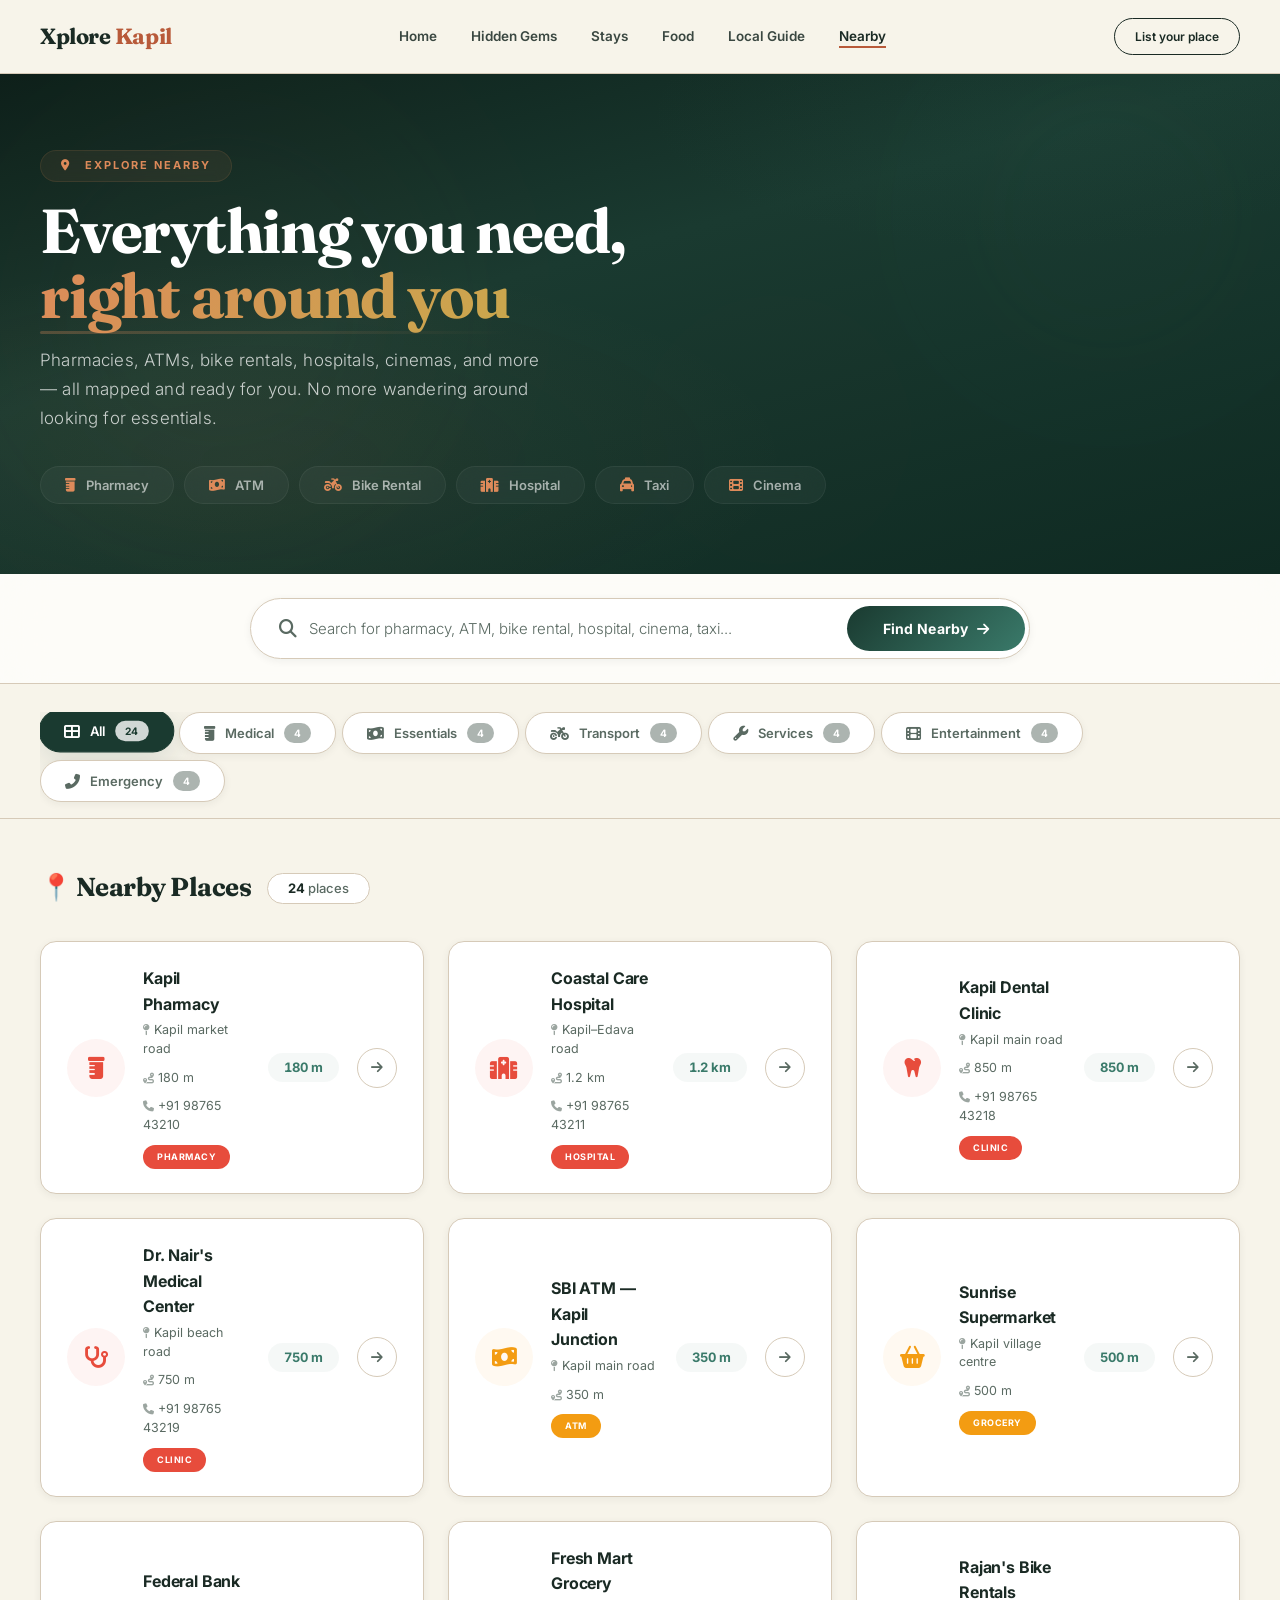
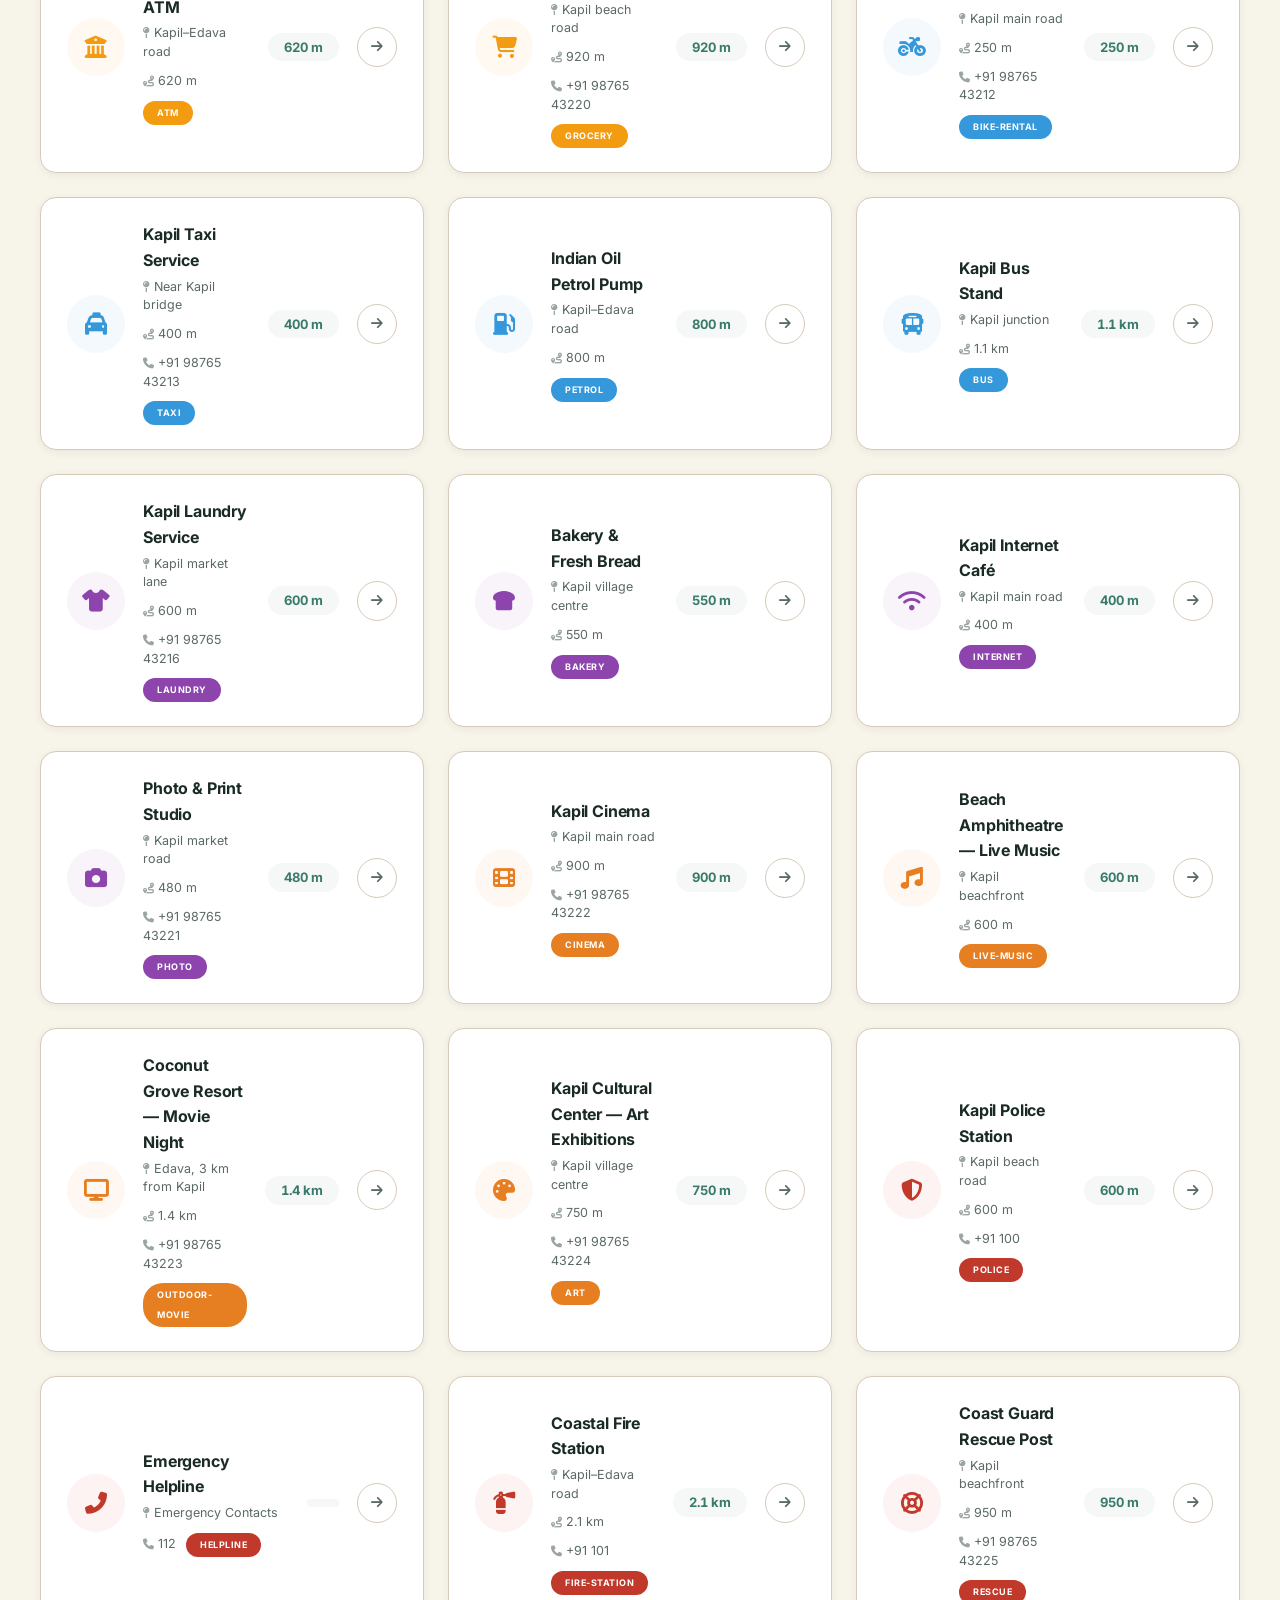
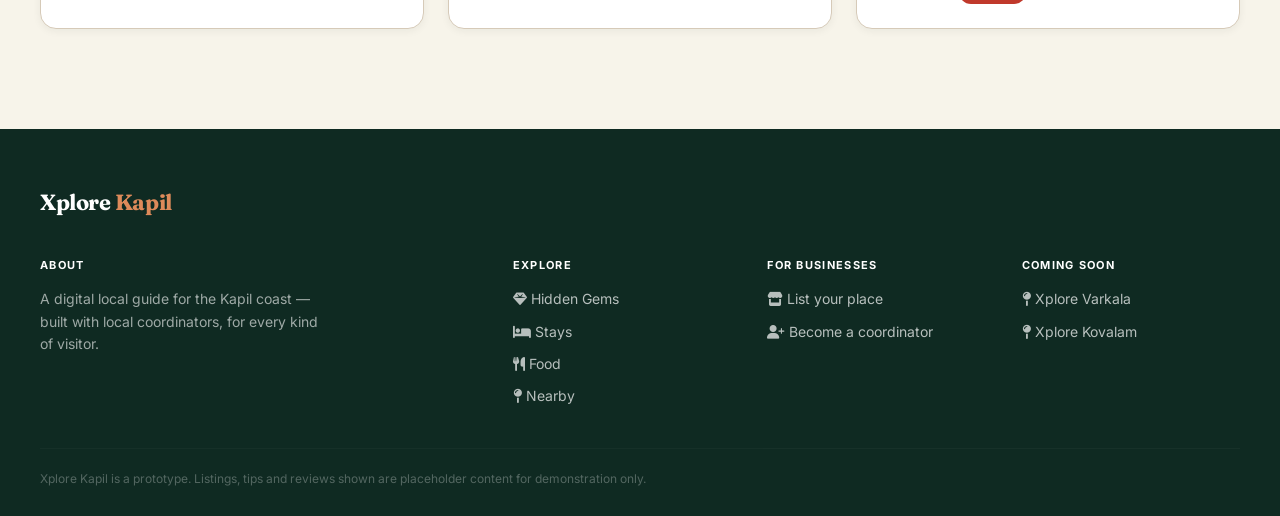
<file: nearby.html>
<!DOCTYPE html>
<html lang="en">
<head>
    <meta charset="UTF-8" />
    <meta name="viewport" content="width=device-width, initial-scale=1.0" />
    <title>Nearby — Xplore Kapil</title>
    <link rel="preconnect" href="https://fonts.googleapis.com" />
    <link rel="preconnect" href="https://fonts.gstatic.com" crossorigin />
    <link href="https://fonts.googleapis.com/css2?family=Fraunces:opsz,wght@9..144,400;9..144,500;9..144,600;9..144,700;9..144,800&family=Inter:opsz,wght@14..32,300;14..32,400;14..32,500;14..32,600;14..32,700;14..32,800&display=swap" rel="stylesheet" />
    <link rel="stylesheet" href="https://cdnjs.cloudflare.com/ajax/libs/font-awesome/6.5.0/css/all.min.css" />
    <style>
        /* ============================================================
           XPLORE — NEARBY PAGE (PROFESSIONAL EDITION)
           ============================================================ */

        :root {
            --ink: #1a2a24;
            --deep: #1a3a30;
            --deep-2: #0f2a22;
            --ivory: #f7f4ea;
            --sand: #e8ddc8;
            --line: #d6cab8;
            --terracotta: #b85a3a;
            --sunset: #dd8a5a;
            --sea: #3a7a6a;
            --white: #ffffff;
            --muted: #5a6a62;
            --gold: #c9a84c;
            --shadow-sm: 0 2px 8px rgba(18, 38, 30, 0.06);
            --shadow: 0 8px 40px rgba(18, 38, 30, 0.10);
            --shadow-lg: 0 24px 64px rgba(18, 38, 30, 0.14);
            --shadow-xl: 0 40px 80px rgba(18, 38, 30, 0.18);
            --radius: 8px;
            --radius-lg: 16px;
            --radius-xl: 24px;
            --container: 1280px;
            --font-serif: 'Fraunces', serif;
            --font-sans: 'Inter', sans-serif;
            --ease: cubic-bezier(0.22, 0.61, 0.36, 1);
            --ease-bounce: cubic-bezier(0.34, 1.56, 0.64, 1);
            --ease-smooth: cubic-bezier(0.4, 0, 0.2, 1);
        }

        * {
            box-sizing: border-box;
            margin: 0;
            padding: 0;
        }
        html {
            scroll-behavior: smooth;
        }
        body {
            font-family: var(--font-sans);
            color: var(--ink);
            background: var(--ivory);
            -webkit-font-smoothing: antialiased;
            -moz-osx-font-smoothing: grayscale;
            line-height: 1.6;
            overflow-x: hidden;
        }
        img {
            max-width: 100%;
            display: block;
        }
        a {
            color: inherit;
            text-decoration: none;
        }
        ul {
            list-style: none;
            padding: 0;
            margin: 0;
        }
        button {
            font-family: inherit;
            cursor: pointer;
            border: none;
            background: none;
        }
        :focus-visible {
            outline: 2.5px solid var(--terracotta);
            outline-offset: 3px;
        }

        .container {
            max-width: var(--container);
            margin: 0 auto;
            padding: 0 40px;
        }
        @media (max-width: 768px) {
            .container {
                padding: 0 20px;
            }
        }

        /* ===== SCROLL ANIMATIONS ===== */
        .reveal {
            opacity: 0;
            transform: translateY(50px);
            transition: all 0.8s var(--ease-smooth);
        }
        .reveal.is-visible {
            opacity: 1;
            transform: translateY(0);
        }
        .reveal-scale {
            opacity: 0;
            transform: scale(0.92) translateY(20px);
            transition: all 0.9s var(--ease-bounce);
        }
        .reveal-scale.is-visible {
            opacity: 1;
            transform: scale(1) translateY(0);
        }

        /* ===== UTILITIES ===== */
        .eyebrow {
            font-size: 11px;
            font-weight: 700;
            letter-spacing: 0.18em;
            text-transform: uppercase;
            color: var(--terracotta);
        }
        .eyebrow.on-dark {
            color: var(--sunset);
        }

        /* ===== BUTTONS ===== */
        .btn {
            display: inline-flex;
            align-items: center;
            justify-content: center;
            gap: 10px;
            padding: 14px 32px;
            border-radius: 40px;
            font-family: var(--font-sans);
            font-weight: 700;
            font-size: 14px;
            border: 2px solid transparent;
            transition: all 0.3s var(--ease);
            position: relative;
            overflow: hidden;
        }
        .btn::after {
            content: '';
            position: absolute;
            inset: 0;
            background: rgba(255, 255, 255, 0.15);
            transform: translateX(-100%);
            transition: transform 0.5s var(--ease);
        }
        .btn:hover::after {
            transform: translateX(0);
        }

        .btn-primary {
            background: var(--deep);
            color: var(--white);
        }
        .btn-primary:hover {
            background: var(--deep-2);
            transform: translateY(-2px) scale(1.02);
            box-shadow: 0 12px 32px rgba(26, 58, 48, 0.35);
        }
        .btn-outline {
            background: transparent;
            color: var(--deep);
            border-color: var(--line);
        }
        .btn-outline:hover {
            border-color: var(--deep);
            background: var(--deep);
            color: var(--white);
            transform: translateY(-2px);
        }
        .btn-sm {
            padding: 10px 22px;
            font-size: 12px;
        }

        /* ===== NAVIGATION ===== */
        .nav {
            position: fixed;
            top: 0;
            left: 0;
            right: 0;
            z-index: 1000;
            padding: 18px 0;
            transition: all 0.5s var(--ease-smooth);
            background: var(--ivory);
            border-bottom: 1px solid var(--line);
            color: var(--ink);
        }
        .nav.scrolled {
            background: rgba(247, 244, 234, 0.92);
            backdrop-filter: blur(24px) saturate(1.2);
            -webkit-backdrop-filter: blur(24px) saturate(1.2);
            box-shadow: 0 4px 30px rgba(0, 0, 0, 0.04);
        }
        .nav-inner {
            max-width: var(--container);
            margin: 0 auto;
            padding: 0 40px;
            display: flex;
            align-items: center;
            justify-content: space-between;
        }
        @media (max-width: 768px) {
            .nav-inner {
                padding: 0 20px;
            }
        }

        .logo {
            font-family: var(--font-serif);
            font-size: 22px;
            font-weight: 700;
            letter-spacing: -0.02em;
            transition: transform 0.3s var(--ease);
        }
        .logo:hover {
            transform: scale(1.03);
        }
        .logo em {
            font-style: normal;
            color: var(--terracotta);
        }

        .nav-links {
            display: flex;
            gap: 34px;
            font-size: 13.5px;
            font-weight: 600;
        }
        .nav-links a {
            opacity: 0.85;
            transition: all 0.3s var(--ease);
            position: relative;
        }
        .nav-links a::after {
            content: '';
            position: absolute;
            left: 0;
            right: 100%;
            bottom: -4px;
            height: 2px;
            background: var(--terracotta);
            transition: right 0.3s var(--ease);
        }
        .nav-links a:hover {
            opacity: 1;
        }
        .nav-links a:hover::after {
            right: 0;
        }
        .nav-links a.active {
            opacity: 1;
        }
        .nav-links a.active::after {
            right: 0;
        }

        .nav-actions {
            display: flex;
            align-items: center;
            gap: 16px;
        }
        .nav-menu-btn {
            display: none;
            width: 40px;
            height: 40px;
            border-radius: 50%;
            border: 1.5px solid currentColor;
            align-items: center;
            justify-content: center;
            color: inherit;
            background: transparent;
            font-size: 18px;
            transition: transform 0.3s var(--ease);
        }
        .nav-menu-btn:hover {
            transform: rotate(90deg);
        }
        @media (max-width: 900px) {
            .nav-links {
                display: none;
            }
            .nav-menu-btn {
                display: flex;
            }
        }

        /* Mobile Menu */
        .mobile-menu {
            position: fixed;
            inset: 0;
            z-index: 2000;
            background: var(--deep-2);
            padding: 32px 28px;
            transform: translateY(-100%);
            transition: transform 0.6s var(--ease-smooth);
            display: flex;
            flex-direction: column;
        }
        .mobile-menu.open {
            transform: translateY(0);
        }
        .mobile-menu-head {
            display: flex;
            justify-content: space-between;
            align-items: center;
        }
        .mobile-menu .logo {
            color: var(--white);
        }
        .mobile-menu .logo em {
            color: var(--sunset);
        }
        .mobile-menu-close {
            width: 44px;
            height: 44px;
            border-radius: 50%;
            border: 1.5px solid rgba(255, 255, 255, 0.3);
            color: var(--white);
            font-size: 28px;
            display: flex;
            align-items: center;
            justify-content: center;
            transition: transform 0.3s var(--ease);
        }
        .mobile-menu-close:hover {
            transform: rotate(90deg);
        }
        .mobile-menu-links {
            margin-top: 56px;
            display: flex;
            flex-direction: column;
            gap: 20px;
        }
        .mobile-menu-links a {
            color: var(--white);
            font-family: var(--font-serif);
            font-size: 28px;
            font-weight: 600;
            opacity: 0.7;
            transition: all 0.3s var(--ease);
            transform: translateX(-20px);
        }
        .mobile-menu-links a:hover {
            opacity: 1;
            transform: translateX(0);
            color: var(--sunset);
        }
        .mobile-menu-links a:nth-child(1) {
            transition-delay: 0.05s;
        }
        .mobile-menu-links a:nth-child(2) {
            transition-delay: 0.10s;
        }
        .mobile-menu-links a:nth-child(3) {
            transition-delay: 0.15s;
        }
        .mobile-menu-links a:nth-child(4) {
            transition-delay: 0.20s;
        }
        .mobile-menu-links a:nth-child(5) {
            transition-delay: 0.25s;
        }

        /* ============================================================
           HERO — CINEMATIC
           ============================================================ */
        .nearby-hero {
            padding: 150px 0 70px;
            background: linear-gradient(165deg, #0a1a15 0%, #1a3a30 45%, #0f2a22 100%);
            color: var(--white);
            position: relative;
            overflow: hidden;
            isolation: isolate;
        }
        .nearby-hero::after {
            content: '';
            position: absolute;
            inset: 0;
            z-index: 0;
            background:
                radial-gradient(ellipse 60% 50% at 20% 80%, rgba(221, 138, 90, 0.06), transparent 70%),
                radial-gradient(ellipse 50% 40% at 80% 20%, rgba(58, 122, 106, 0.05), transparent 60%);
        }
        .nearby-hero .bg-glow {
            position: absolute;
            inset: 0;
            z-index: 0;
            overflow: hidden;
        }
        .nearby-hero .bg-glow .orb {
            position: absolute;
            border-radius: 50%;
            filter: blur(100px);
            opacity: 0.25;
            animation: orb-float 30s ease-in-out infinite alternate;
        }
        .nearby-hero .bg-glow .orb:nth-child(1) {
            top: -15%;
            right: -10%;
            width: 600px;
            height: 600px;
            background: radial-gradient(circle, rgba(58, 122, 106, 0.25), transparent 70%);
            animation-duration: 25s;
        }
        .nearby-hero .bg-glow .orb:nth-child(2) {
            bottom: -15%;
            left: -10%;
            width: 700px;
            height: 700px;
            background: radial-gradient(circle, rgba(221, 138, 90, 0.18), transparent 70%);
            animation-duration: 30s;
            animation-delay: 3s;
        }
        .nearby-hero .bg-glow .orb:nth-child(3) {
            top: 40%;
            left: 45%;
            width: 400px;
            height: 400px;
            background: radial-gradient(circle, rgba(184, 90, 58, 0.10), transparent 70%);
            animation-duration: 20s;
            animation-delay: 6s;
        }

        @keyframes orb-float {
            0% {
                transform: translate(0, 0) scale(1);
            }
            50% {
                transform: translate(40px, -30px) scale(1.15);
            }
            100% {
                transform: translate(-30px, 40px) scale(0.85);
            }
        }

        .nearby-hero .hero-content {
            position: relative;
            z-index: 2;
        }
        .nearby-hero .eyebrow {
            color: var(--sunset);
            display: inline-flex;
            align-items: center;
            gap: 8px;
            padding: 6px 20px;
            border-radius: 30px;
            background: rgba(221, 138, 90, 0.08);
            border: 1px solid rgba(221, 138, 90, 0.12);
            backdrop-filter: blur(8px);
        }
        .nearby-hero h1 {
            font-family: var(--font-serif);
            font-size: clamp(40px, 5.5vw, 62px);
            margin: 16px 0 18px;
            line-height: 1.05;
            letter-spacing: -0.02em;
        }
        .nearby-hero h1 .highlight {
            background: linear-gradient(135deg, var(--sunset), var(--gold));
            -webkit-background-clip: text;
            -webkit-text-fill-color: transparent;
            background-clip: text;
            position: relative;
        }
        .nearby-hero h1 .highlight::after {
            content: '';
            position: absolute;
            bottom: 0;
            left: 0;
            right: 0;
            height: 3px;
            background: linear-gradient(90deg, var(--sunset), transparent);
            border-radius: 2px;
            opacity: 0.3;
        }
        .nearby-hero p {
            font-size: 17px;
            opacity: 0.75;
            max-width: 520px;
            margin-bottom: 34px;
            line-height: 1.7;
            font-weight: 300;
            letter-spacing: 0.01em;
        }

        /* Quick Action Chips */
        .quick-chips {
            display: flex;
            flex-wrap: wrap;
            gap: 10px;
        }
        .quick-chip {
            padding: 10px 24px;
            border-radius: 40px;
            background: rgba(255, 255, 255, 0.04);
            backdrop-filter: blur(12px);
            -webkit-backdrop-filter: blur(12px);
            border: 1px solid rgba(255, 255, 255, 0.06);
            font-size: 13px;
            font-weight: 600;
            color: rgba(255, 255, 255, 0.6);
            transition: all 0.4s var(--ease-bounce);
            display: inline-flex;
            align-items: center;
            gap: 10px;
            position: relative;
            overflow: hidden;
        }
        .quick-chip::before {
            content: '';
            position: absolute;
            inset: 0;
            background: linear-gradient(135deg, rgba(221, 138, 90, 0.12), rgba(58, 122, 106, 0.06));
            opacity: 0;
            transition: opacity 0.4s var(--ease);
        }
        .quick-chip:hover {
            background: rgba(221, 138, 90, 0.10);
            border-color: rgba(221, 138, 90, 0.2);
            color: var(--white);
            transform: translateY(-4px) scale(1.02);
            box-shadow: 0 12px 40px rgba(221, 138, 90, 0.06);
        }
        .quick-chip:hover::before {
            opacity: 1;
        }
        .quick-chip i {
            font-size: 14px;
            color: var(--sunset);
            position: relative;
            z-index: 1;
        }
        .quick-chip span {
            position: relative;
            z-index: 1;
        }

        /* ============================================================
           SEARCH BAR — PREMIUM GLASS
           ============================================================ */
        .search-section {
            background: rgba(255, 255, 255, 0.70);
            backdrop-filter: blur(24px) saturate(1.4);
            -webkit-backdrop-filter: blur(24px) saturate(1.4);
            border-bottom: 1px solid var(--line);
            padding: 24px 0;
            position: sticky;
            top: 76px;
            z-index: 100;
            transition: all 0.4s var(--ease-smooth);
        }
        .search-section.scrolled {
            box-shadow: 0 8px 40px rgba(0, 0, 0, 0.04);
            background: rgba(255, 255, 255, 0.85);
        }
        .search-wrapper {
            display: flex;
            gap: 0;
            align-items: center;
            max-width: 780px;
            margin: 0 auto;
            background: var(--white);
            border-radius: 60px;
            padding: 4px 4px 4px 28px;
            border: 1.5px solid var(--line);
            transition: all 0.5s var(--ease-smooth);
            box-shadow: var(--shadow-sm);
        }
        .search-wrapper:focus-within {
            border-color: var(--sea);
            box-shadow: 0 8px 50px rgba(58, 122, 106, 0.06), 0 0 0 4px rgba(58, 122, 106, 0.03);
            transform: translateY(-2px);
        }
        .search-wrapper .search-icon-wrap {
            color: var(--muted);
            font-size: 18px;
            transition: color 0.4s var(--ease);
        }
        .search-wrapper:focus-within .search-icon-wrap {
            color: var(--sea);
        }
        .search-wrapper input {
            flex: 1;
            border: none;
            outline: none;
            font-size: 15px;
            font-family: var(--font-sans);
            padding: 16px 16px 16px 12px;
            color: var(--ink);
            background: transparent;
            font-weight: 400;
        }
        .search-wrapper input::placeholder {
            color: var(--muted);
            font-weight: 300;
        }
        .search-wrapper .search-btn {
            background: linear-gradient(135deg, var(--deep), var(--sea));
            color: var(--white);
            padding: 14px 36px;
            border-radius: 60px;
            font-weight: 700;
            font-size: 14px;
            transition: all 0.4s var(--ease-bounce);
            white-space: nowrap;
            position: relative;
            overflow: hidden;
            letter-spacing: 0.02em;
        }
        .search-wrapper .search-btn::before {
            content: '';
            position: absolute;
            inset: 0;
            background: linear-gradient(135deg, var(--sea), var(--deep));
            opacity: 0;
            transition: opacity 0.4s var(--ease);
        }
        .search-wrapper .search-btn:hover {
            transform: scale(1.03) translateY(-2px);
            box-shadow: 0 12px 40px rgba(58, 122, 106, 0.20);
        }
        .search-wrapper .search-btn:hover::before {
            opacity: 1;
        }
        .search-wrapper .search-btn span {
            position: relative;
            z-index: 1;
            display: flex;
            align-items: center;
            gap: 8px;
        }
        .search-wrapper .search-btn span i {
            transition: transform 0.3s var(--ease);
        }
        .search-wrapper .search-btn:hover span i {
            transform: translateX(4px);
        }

        @media (max-width: 768px) {
            .search-wrapper {
                flex-wrap: wrap;
                padding: 4px 4px 4px 16px;
                border-radius: 24px;
                background: transparent;
                border: none;
                box-shadow: none;
                gap: 12px;
            }
            .search-wrapper:focus-within {
                transform: none;
                box-shadow: none;
            }
            .search-wrapper input {
                width: 100%;
                order: 1;
                padding: 16px 20px;
                background: var(--white);
                border-radius: 60px;
                border: 1.5px solid var(--line);
                font-size: 15px;
            }
            .search-wrapper input:focus {
                border-color: var(--sea);
                box-shadow: 0 0 0 4px rgba(58, 122, 106, 0.04);
            }
            .search-wrapper .search-btn {
                width: 100%;
                justify-content: center;
                order: 2;
                padding: 16px;
            }
            .search-wrapper .search-icon-wrap {
                display: none;
            }
        }

        /* ============================================================
           CATEGORY TABS
           ============================================================ */
        .category-tabs-section {
            background: var(--ivory);
            padding: 28px 0 0;
            border-bottom: 1px solid var(--line);
        }
        .category-tabs {
            display: flex;
            gap: 6px;
            flex-wrap: wrap;
            overflow-x: auto;
            padding-bottom: 16px;
            scrollbar-width: none;
        }
        .category-tabs::-webkit-scrollbar {
            display: none;
        }
        .category-tab {
            padding: 10px 24px;
            border-radius: 40px;
            font-size: 13px;
            font-weight: 600;
            color: var(--muted);
            border: 1.5px solid var(--line);
            transition: all 0.4s var(--ease-bounce);
            background: var(--white);
            white-space: nowrap;
            display: inline-flex;
            align-items: center;
            gap: 10px;
            position: relative;
            overflow: hidden;
            box-shadow: var(--shadow-sm);
        }
        .category-tab::before {
            content: '';
            position: absolute;
            inset: 0;
            background: linear-gradient(135deg, var(--deep), var(--sea));
            opacity: 0;
            transition: opacity 0.4s var(--ease);
        }
        .category-tab:hover {
            border-color: var(--sea);
            color: var(--sea);
            transform: translateY(-3px);
            box-shadow: var(--shadow);
        }
        .category-tab:hover::before {
            opacity: 0.04;
        }
        .category-tab i {
            font-size: 15px;
            position: relative;
            z-index: 1;
        }
        .category-tab span {
            position: relative;
            z-index: 1;
        }
        .category-tab .count-badge {
            font-size: 10px;
            font-weight: 700;
            color: var(--white);
            background: var(--muted);
            padding: 0 10px;
            border-radius: 20px;
            line-height: 20px;
            position: relative;
            z-index: 1;
            opacity: 0.5;
            transition: all 0.3s var(--ease);
        }
        .category-tab.active .count-badge {
            background: var(--white);
            color: var(--deep);
            opacity: 0.8;
        }
        .category-tab.active {
            background: var(--deep);
            color: var(--white);
            border-color: var(--deep);
            transform: scale(1.02) translateY(-2px);
            box-shadow: 0 8px 32px rgba(26, 58, 48, 0.15);
        }
        .category-tab.active::before {
            display: none;
        }

        /* ============================================================
           RESULTS SECTION
           ============================================================ */
        .results-section {
            padding: 48px 0 100px;
            background: var(--ivory);
        }

        .results-header {
            display: flex;
            justify-content: space-between;
            align-items: center;
            margin-bottom: 32px;
            flex-wrap: wrap;
            gap: 12px;
        }
        .results-header .left {
            display: flex;
            align-items: center;
            gap: 16px;
        }
        .results-header h2 {
            font-family: var(--font-serif);
            font-size: 26px;
            font-weight: 700;
            letter-spacing: -0.02em;
        }
        .results-header .count {
            font-size: 13px;
            color: var(--muted);
            background: var(--white);
            padding: 4px 20px;
            border-radius: 40px;
            border: 1px solid var(--line);
            font-weight: 500;
        }
        .results-header .count span {
            font-weight: 700;
            color: var(--ink);
        }

        .grid {
            display: grid;
            grid-template-columns: repeat(3, 1fr);
            gap: 24px;
        }
        @media (max-width: 1024px) {
            .grid {
                grid-template-columns: repeat(2, 1fr);
            }
        }
        @media (max-width: 640px) {
            .grid {
                grid-template-columns: 1fr;
            }
        }

        /* ===== RESULT CARD — PREMIUM ===== */
        .result-card {
            background: var(--white);
            border-radius: var(--radius-lg);
            padding: 24px 26px;
            border: 1px solid var(--line);
            transition: all 0.5s var(--ease-smooth);
            display: flex;
            align-items: center;
            gap: 18px;
            cursor: pointer;
            position: relative;
            overflow: hidden;
            box-shadow: var(--shadow-sm);
        }
        .result-card::before {
            content: '';
            position: absolute;
            inset: 0;
            background: linear-gradient(135deg, rgba(58, 122, 106, 0.02), rgba(221, 138, 90, 0.01));
            opacity: 0;
            transition: opacity 0.5s var(--ease);
        }
        .result-card::after {
            content: '';
            position: absolute;
            top: 0;
            left: 0;
            right: 0;
            height: 3px;
            background: linear-gradient(90deg, var(--sea), var(--sunset));
            transform: scaleX(0);
            transform-origin: left;
            transition: transform 0.5s var(--ease-smooth);
        }
        .result-card:hover {
            transform: translateY(-8px) scale(1.01);
            box-shadow: var(--shadow-lg);
            border-color: var(--sea);
        }
        .result-card:hover::before {
            opacity: 1;
        }
        .result-card:hover::after {
            transform: scaleX(1);
        }

        .result-card .icon-wrap {
            width: 58px;
            height: 58px;
            border-radius: 50%;
            display: flex;
            align-items: center;
            justify-content: center;
            font-size: 22px;
            flex-shrink: 0;
            transition: all 0.5s var(--ease-bounce);
        }
        .result-card:hover .icon-wrap {
            transform: scale(1.12) rotate(-6deg);
        }

        .result-card .info {
            flex: 1;
            min-width: 0;
        }
        .result-card .info h3 {
            font-size: 16px;
            font-weight: 700;
            margin-bottom: 4px;
            transition: color 0.3s var(--ease);
            letter-spacing: -0.01em;
        }
        .result-card:hover .info h3 {
            color: var(--sea);
        }
        .result-card .info .meta {
            font-size: 12.5px;
            color: var(--muted);
            display: flex;
            align-items: center;
            gap: 10px;
            flex-wrap: wrap;
            line-height: 1.5;
        }
        .result-card .info .meta i {
            font-size: 11px;
            opacity: 0.6;
        }
        .result-card .info .meta .tag {
            font-size: 9px;
            font-weight: 700;
            text-transform: uppercase;
            letter-spacing: 0.06em;
            color: var(--white);
            padding: 2px 14px;
            border-radius: 20px;
            line-height: 20px;
        }
        .result-card .info .meta .tag.emergency-tag {
            background: #c0392b;
        }
        .result-card .info .meta .tag.medical-tag {
            background: #e74c3c;
        }
        .result-card .info .meta .tag.essential-tag {
            background: #f39c12;
        }
        .result-card .info .meta .tag.transport-tag {
            background: #3498db;
        }
        .result-card .info .meta .tag.service-tag {
            background: #8e44ad;
        }
        .result-card .info .meta .tag.entertainment-tag {
            background: #e67e22;
        }

        .result-card .distance {
            font-size: 13px;
            font-weight: 700;
            color: var(--sea);
            white-space: nowrap;
            flex-shrink: 0;
            background: rgba(58, 122, 106, 0.05);
            padding: 4px 16px;
            border-radius: 40px;
            transition: all 0.4s var(--ease-smooth);
            font-feature-settings: "tnum";
        }
        .result-card:hover .distance {
            background: var(--sea);
            color: var(--white);
            transform: scale(1.02);
            box-shadow: 0 4px 16px rgba(58, 122, 106, 0.15);
        }

        .result-card .action-btn {
            width: 40px;
            height: 40px;
            border-radius: 50%;
            border: 1.5px solid var(--line);
            display: flex;
            align-items: center;
            justify-content: center;
            color: var(--muted);
            transition: all 0.4s var(--ease-bounce);
            flex-shrink: 0;
            background: transparent;
        }
        .result-card .action-btn:hover {
            background: var(--sea);
            border-color: var(--sea);
            color: var(--white);
            transform: scale(1.15) rotate(-8deg);
            box-shadow: 0 8px 24px rgba(58, 122, 106, 0.15);
        }

        /* ===== ICON COLORS ===== */
        .icon-medical {
            color: #e74c3c;
        }
        .icon-medical-bg {
            background: rgba(231, 76, 60, 0.06);
        }
        .result-card:hover .icon-medical-bg {
            background: #e74c3c;
            color: white;
        }

        .icon-essential {
            color: #f39c12;
        }
        .icon-essential-bg {
            background: rgba(243, 156, 18, 0.06);
        }
        .result-card:hover .icon-essential-bg {
            background: #f39c12;
            color: white;
        }

        .icon-transport {
            color: #3498db;
        }
        .icon-transport-bg {
            background: rgba(52, 152, 219, 0.06);
        }
        .result-card:hover .icon-transport-bg {
            background: #3498db;
            color: white;
        }

        .icon-service {
            color: #8e44ad;
        }
        .icon-service-bg {
            background: rgba(142, 68, 173, 0.06);
        }
        .result-card:hover .icon-service-bg {
            background: #8e44ad;
            color: white;
        }

        .icon-emergency {
            color: #c0392b;
        }
        .icon-emergency-bg {
            background: rgba(192, 57, 43, 0.06);
        }
        .result-card:hover .icon-emergency-bg {
            background: #c0392b;
            color: white;
        }

        .icon-entertainment {
            color: #e67e22;
        }
        .icon-entertainment-bg {
            background: rgba(230, 126, 34, 0.06);
        }
        .result-card:hover .icon-entertainment-bg {
            background: #e67e22;
            color: white;
        }

        /* ===== EMPTY STATE — PREMIUM ===== */
        .empty-state {
            text-align: center;
            padding: 80px 40px;
            grid-column: 1 / -1;
            background: var(--white);
            border-radius: var(--radius-xl);
            border: 2px dashed var(--line);
            transition: all 0.4s var(--ease);
        }
        .empty-state .icon-wrap {
            font-size: 64px;
            margin-bottom: 20px;
            display: inline-block;
            color: var(--muted);
            animation: float-empty 4s ease-in-out infinite;
        }
        @keyframes float-empty {
            0%,
            100% {
                transform: translateY(0) scale(1);
            }
            50% {
                transform: translateY(-12px) scale(1.02);
            }
        }
        .empty-state h3 {
            font-family: var(--font-serif);
            font-size: 26px;
            font-weight: 700;
            margin-bottom: 6px;
        }
        .empty-state .search-term {
            color: var(--terracotta);
            font-weight: 700;
            background: rgba(184, 90, 58, 0.04);
            padding: 2px 20px;
            border-radius: 30px;
            display: inline-block;
            font-size: 18px;
            border: 1px solid rgba(184, 90, 58, 0.08);
        }
        .empty-state p {
            color: var(--muted);
            max-width: 440px;
            margin: 14px auto 0;
            font-size: 15px;
            line-height: 1.7;
        }
        .empty-state .suggestions {
            margin-top: 28px;
            display: flex;
            flex-wrap: wrap;
            gap: 10px;
            justify-content: center;
        }
        .empty-state .suggestions .chip {
            padding: 8px 22px;
            border-radius: 40px;
            font-size: 13px;
            font-weight: 600;
            color: var(--muted);
            border: 1.5px solid var(--line);
            transition: all 0.3s var(--ease-bounce);
            cursor: pointer;
            background: var(--white);
            box-shadow: var(--shadow-sm);
            display: inline-flex;
            align-items: center;
            gap: 8px;
        }
        .empty-state .suggestions .chip:hover {
            border-color: var(--sea);
            color: var(--sea);
            transform: translateY(-3px) scale(1.02);
            box-shadow: var(--shadow);
        }
        .empty-state .suggestions .chip i {
            font-size: 14px;
        }

        /* ============================================================
           FOOTER
           ============================================================ */
        .footer {
            background: var(--deep-2);
            color: rgba(255, 255, 255, 0.7);
            padding: 56px 0 28px;
        }
        .footer .logo {
            color: var(--white);
        }
        .footer .logo em {
            color: var(--sunset);
        }
        .footer-grid {
            display: grid;
            grid-template-columns: 2fr repeat(3, 1fr);
            gap: 36px;
            margin: 36px 0 40px;
        }
        @media (max-width: 768px) {
            .footer-grid {
                grid-template-columns: 1fr 1fr;
            }
        }
        .footer-grid h4 {
            color: var(--white);
            font-size: 11px;
            letter-spacing: 0.12em;
            text-transform: uppercase;
            margin-bottom: 14px;
            font-weight: 700;
        }
        .footer-grid ul {
            display: flex;
            flex-direction: column;
            gap: 10px;
            font-size: 14px;
        }
        .footer-grid ul a {
            transition: all 0.3s var(--ease);
        }
        .footer-grid ul a:hover {
            color: var(--white);
            transform: translateX(4px);
        }
        .footer-note {
            font-size: 12px;
            opacity: 0.4;
            border-top: 1px solid rgba(255, 255, 255, 0.08);
            padding-top: 20px;
        }

        /* ============================================================
           RESPONSIVE
           ============================================================ */
        @media (max-width: 768px) {
            .nearby-hero {
                padding: 120px 0 40px;
            }
            .nearby-hero h1 {
                font-size: 32px;
            }
            .nearby-hero p {
                font-size: 15px;
            }
            .quick-chips {
                gap: 8px;
            }
            .quick-chip {
                font-size: 12px;
                padding: 8px 16px;
            }
            .quick-chip i {
                font-size: 12px;
            }
            .result-card {
                padding: 18px 20px;
            }
            .result-card .icon-wrap {
                width: 48px;
                height: 48px;
                font-size: 18px;
            }
            .category-tab {
                font-size: 12px;
                padding: 8px 16px;
                gap: 6px;
            }
            .category-tab .count-badge {
                display: none;
            }
            .results-header h2 {
                font-size: 22px;
            }
            .results-header .count {
                font-size: 12px;
                padding: 2px 14px;
            }
            .empty-state {
                padding: 50px 24px;
            }
            .empty-state h3 {
                font-size: 22px;
            }
            .empty-state .search-term {
                font-size: 16px;
            }
        }

        @media (max-width: 480px) {
            .result-card {
                flex-wrap: wrap;
                gap: 12px;
            }
            .result-card .distance {
                font-size: 12px;
                padding: 2px 12px;
            }
            .result-card .action-btn {
                width: 36px;
                height: 36px;
            }
        }
    </style>
</head>
<body>

    <!-- ===== NAV ===== -->
    <nav class="nav" id="siteNav">
        <div class="nav-inner">
            <a href="index.html" class="logo">Xplore <em>Kapil</em></a>
            <ul class="nav-links">
                <li><a href="index.html">Home</a></li>
                <li><a href="explore.html">Hidden Gems</a></li>
                <li><a href="stays.html">Stays</a></li>
                <li><a href="food.html">Food</a></li>
                <li><a href="insider.html">Local Guide</a></li>
                <li><a href="nearby.html" class="active">Nearby</a></li>
            </ul>
            <div class="nav-actions">
                <a href="#" class="btn btn-sm" style="border:1.5px solid currentColor; border-radius:40px; padding:8px 20px; font-weight:600; font-size:12px;">List your place</a>
                <button class="nav-menu-btn" id="menuOpen" aria-label="Open menu">☰</button>
            </div>
        </div>
    </nav>

    <!-- ===== MOBILE MENU ===== -->
    <div class="mobile-menu" id="mobileMenu">
        <div class="mobile-menu-head">
            <span class="logo">Xplore <em>Kapil</em></span>
            <button class="mobile-menu-close" id="menuClose">×</button>
        </div>
        <div class="mobile-menu-links">
            <a href="index.html">Home</a>
            <a href="explore.html">Explore</a>
            <a href="stays.html">Stays</a>
            <a href="food.html">Food</a>
            <a href="nearby.html">Nearby</a>
            <a href="insider.html">Insider</a>
        </div>
    </div>

    <!-- ===== HERO ===== -->
    <section class="nearby-hero" id="heroSection">
        <div class="bg-glow">
            <div class="orb"></div>
            <div class="orb"></div>
            <div class="orb"></div>
        </div>
        <div class="container hero-content">
            <span class="eyebrow on-dark"><i class="fas fa-location-dot" style="margin-right:6px;"></i> Explore Nearby</span>
            <h1>Everything you need, <br/><span class="highlight">right around you</span></h1>
            <p>Pharmacies, ATMs, bike rentals, hospitals, cinemas, and more — all mapped and ready for you. No more wandering around looking for essentials.</p>

            <div class="quick-chips">
                <button class="quick-chip" data-category="pharmacy"><i class="fas fa-prescription-bottle"></i> <span>Pharmacy</span></button>
                <button class="quick-chip" data-category="atm"><i class="fas fa-money-bill-wave"></i> <span>ATM</span></button>
                <button class="quick-chip" data-category="bike-rental"><i class="fas fa-motorcycle"></i> <span>Bike Rental</span></button>
                <button class="quick-chip" data-category="hospital"><i class="fas fa-hospital"></i> <span>Hospital</span></button>
                <button class="quick-chip" data-category="taxi"><i class="fas fa-taxi"></i> <span>Taxi</span></button>
                <button class="quick-chip" data-category="cinema"><i class="fas fa-film"></i> <span>Cinema</span></button>
            </div>
        </div>
    </section>

    <!-- ===== SEARCH BAR ===== -->
    <section class="search-section" id="searchSection">
        <div class="container">
            <div class="search-wrapper">
                <span class="search-icon-wrap"><i class="fas fa-search"></i></span>
                <input type="text" id="searchInput" placeholder="Search for pharmacy, ATM, bike rental, hospital, cinema, taxi..." autocomplete="off" />
                <button class="search-btn" id="searchBtn"><span>Find Nearby <i class="fas fa-arrow-right"></i></span></button>
            </div>
        </div>
    </section>

    <!-- ===== CATEGORY TABS ===== -->
    <section class="category-tabs-section">
        <div class="container">
            <div class="category-tabs" id="categoryTabs">
                <button class="category-tab active" data-category="all">
                    <i class="fas fa-th-large"></i> <span>All</span>
                    <span class="count-badge" id="countAll">24</span>
                </button>
                <button class="category-tab" data-category="medical">
                    <i class="fas fa-prescription-bottle"></i> <span>Medical</span>
                    <span class="count-badge" id="countMedical">4</span>
                </button>
                <button class="category-tab" data-category="essentials">
                    <i class="fas fa-money-bill-wave"></i> <span>Essentials</span>
                    <span class="count-badge" id="countEssentials">4</span>
                </button>
                <button class="category-tab" data-category="transport">
                    <i class="fas fa-motorcycle"></i> <span>Transport</span>
                    <span class="count-badge" id="countTransport">4</span>
                </button>
                <button class="category-tab" data-category="services">
                    <i class="fas fa-wrench"></i> <span>Services</span>
                    <span class="count-badge" id="countServices">4</span>
                </button>
                <button class="category-tab" data-category="entertainment">
                    <i class="fas fa-film"></i> <span>Entertainment</span>
                    <span class="count-badge" id="countEntertainment">4</span>
                </button>
                <button class="category-tab" data-category="emergency">
                    <i class="fas fa-phone-alt"></i> <span>Emergency</span>
                    <span class="count-badge" id="countEmergency">4</span>
                </button>
            </div>
        </div>
    </section>

    <!-- ===== RESULTS ===== -->
    <section class="results-section">
        <div class="container">
            <div class="results-header">
                <div class="left">
                    <h2>📍 Nearby Places</h2>
                    <span class="count"><span id="resultCount">24</span> places</span>
                </div>
            </div>
            <div class="grid" id="resultsGrid"></div>
        </div>
    </section>

    <!-- ===== FOOTER ===== -->
    <footer class="footer">
        <div class="container">
            <span class="logo">Xplore <em>Kapil</em></span>
            <div class="footer-grid">
                <div>
                    <h4>About</h4>
                    <p style="font-size:14px; max-width:280px; opacity:.85;">A digital local guide for the Kapil coast — built with local coordinators, for every kind of visitor.</p>
                </div>
                <div>
                    <h4>Explore</h4>
                    <ul>
                        <li><a href="gems.html"><i class="fas fa-gem"></i> Hidden Gems</a></li>
                        <li><a href="stays.html"><i class="fas fa-bed"></i> Stays</a></li>
                        <li><a href="food.html"><i class="fas fa-utensils"></i> Food</a></li>
                        <li><a href="nearby.html"><i class="fas fa-map-pin"></i> Nearby</a></li>
                    </ul>
                </div>
                <div>
                    <h4>For businesses</h4>
                    <ul><li><a href="#"><i class="fas fa-store"></i> List your place</a></li><li><a href="#"><i class="fas fa-user-plus"></i> Become a coordinator</a></li></ul>
                </div>
                <div>
                    <h4>Coming soon</h4>
                    <ul><li><i class="fas fa-map-pin"></i> Xplore Varkala</li><li><i class="fas fa-map-pin"></i> Xplore Kovalam</li></ul>
                </div>
            </div>
            <p class="footer-note">Xplore Kapil is a prototype. Listings, tips and reviews shown are placeholder content for demonstration only.</p>
        </div>
    </footer>

    <!-- ============================================================
    JAVASCRIPT
    ============================================================ -->
    <script>
        (function() {
            'use strict';

            // ===== DATA =====
            const NEARBY_DATA = [{
                id: 1,
                name: 'Kapil Pharmacy',
                category: 'medical',
                subcategory: 'pharmacy',
                icon: 'fa-prescription-bottle',
                iconColor: 'icon-medical',
                iconBg: 'icon-medical-bg',
                tagClass: 'medical-tag',
                distance: '180 m',
                location: 'Kapil market road',
                hours: '8:00 AM - 10:00 PM',
                phone: '+91 98765 43210'
            }, {
                id: 2,
                name: 'Coastal Care Hospital',
                category: 'medical',
                subcategory: 'hospital',
                icon: 'fa-hospital',
                iconColor: 'icon-medical',
                iconBg: 'icon-medical-bg',
                tagClass: 'medical-tag',
                distance: '1.2 km',
                location: 'Kapil–Edava road',
                hours: '24/7',
                phone: '+91 98765 43211'
            }, {
                id: 3,
                name: 'Kapil Dental Clinic',
                category: 'medical',
                subcategory: 'clinic',
                icon: 'fa-tooth',
                iconColor: 'icon-medical',
                iconBg: 'icon-medical-bg',
                tagClass: 'medical-tag',
                distance: '850 m',
                location: 'Kapil main road',
                hours: '10:00 AM - 6:00 PM',
                phone: '+91 98765 43218'
            }, {
                id: 4,
                name: 'Dr. Nair\'s Medical Center',
                category: 'medical',
                subcategory: 'clinic',
                icon: 'fa-stethoscope',
                iconColor: 'icon-medical',
                iconBg: 'icon-medical-bg',
                tagClass: 'medical-tag',
                distance: '750 m',
                location: 'Kapil beach road',
                hours: '9:00 AM - 7:00 PM',
                phone: '+91 98765 43219'
            }, {
                id: 5,
                name: 'SBI ATM — Kapil Junction',
                category: 'essentials',
                subcategory: 'atm',
                icon: 'fa-money-bill-wave',
                iconColor: 'icon-essential',
                iconBg: 'icon-essential-bg',
                tagClass: 'essential-tag',
                distance: '350 m',
                location: 'Kapil main road',
                hours: '24/7',
                phone: null
            }, {
                id: 6,
                name: 'Sunrise Supermarket',
                category: 'essentials',
                subcategory: 'grocery',
                icon: 'fa-basket-shopping',
                iconColor: 'icon-essential',
                iconBg: 'icon-essential-bg',
                tagClass: 'essential-tag',
                distance: '500 m',
                location: 'Kapil village centre',
                hours: '8:00 AM - 9:00 PM',
                phone: null
            }, {
                id: 7,
                name: 'Federal Bank ATM',
                category: 'essentials',
                subcategory: 'atm',
                icon: 'fa-building-columns',
                iconColor: 'icon-essential',
                iconBg: 'icon-essential-bg',
                tagClass: 'essential-tag',
                distance: '620 m',
                location: 'Kapil–Edava road',
                hours: '24/7',
                phone: null
            }, {
                id: 8,
                name: 'Fresh Mart Grocery',
                category: 'essentials',
                subcategory: 'grocery',
                icon: 'fa-cart-shopping',
                iconColor: 'icon-essential',
                iconBg: 'icon-essential-bg',
                tagClass: 'essential-tag',
                distance: '920 m',
                location: 'Kapil beach road',
                hours: '7:00 AM - 10:00 PM',
                phone: '+91 98765 43220'
            }, {
                id: 9,
                name: 'Rajan\'s Bike Rentals',
                category: 'transport',
                subcategory: 'bike-rental',
                icon: 'fa-motorcycle',
                iconColor: 'icon-transport',
                iconBg: 'icon-transport-bg',
                tagClass: 'transport-tag',
                distance: '250 m',
                location: 'Kapil main road',
                hours: '7:00 AM - 9:00 PM',
                phone: '+91 98765 43212'
            }, {
                id: 10,
                name: 'Kapil Taxi Service',
                category: 'transport',
                subcategory: 'taxi',
                icon: 'fa-taxi',
                iconColor: 'icon-transport',
                iconBg: 'icon-transport-bg',
                tagClass: 'transport-tag',
                distance: '400 m',
                location: 'Near Kapil bridge',
                hours: '24/7',
                phone: '+91 98765 43213'
            }, {
                id: 11,
                name: 'Indian Oil Petrol Pump',
                category: 'transport',
                subcategory: 'petrol',
                icon: 'fa-gas-pump',
                iconColor: 'icon-transport',
                iconBg: 'icon-transport-bg',
                tagClass: 'transport-tag',
                distance: '800 m',
                location: 'Kapil–Edava road',
                hours: '6:00 AM - 11:00 PM',
                phone: null
            }, {
                id: 12,
                name: 'Kapil Bus Stand',
                category: 'transport',
                subcategory: 'bus',
                icon: 'fa-bus',
                iconColor: 'icon-transport',
                iconBg: 'icon-transport-bg',
                tagClass: 'transport-tag',
                distance: '1.1 km',
                location: 'Kapil junction',
                hours: '5:00 AM - 10:00 PM',
                phone: null
            }, {
                id: 13,
                name: 'Kapil Laundry Service',
                category: 'services',
                subcategory: 'laundry',
                icon: 'fa-shirt',
                iconColor: 'icon-service',
                iconBg: 'icon-service-bg',
                tagClass: 'service-tag',
                distance: '600 m',
                location: 'Kapil market lane',
                hours: '8:00 AM - 6:00 PM',
                phone: '+91 98765 43216'
            }, {
                id: 14,
                name: 'Bakery & Fresh Bread',
                category: 'services',
                subcategory: 'bakery',
                icon: 'fa-bread-slice',
                iconColor: 'icon-service',
                iconBg: 'icon-service-bg',
                tagClass: 'service-tag',
                distance: '550 m',
                location: 'Kapil village centre',
                hours: '6:00 AM - 8:00 PM',
                phone: null
            }, {
                id: 15,
                name: 'Kapil Internet Café',
                category: 'services',
                subcategory: 'internet',
                icon: 'fa-wifi',
                iconColor: 'icon-service',
                iconBg: 'icon-service-bg',
                tagClass: 'service-tag',
                distance: '400 m',
                location: 'Kapil main road',
                hours: '9:00 AM - 10:00 PM',
                phone: null
            }, {
                id: 16,
                name: 'Photo & Print Studio',
                category: 'services',
                subcategory: 'photo',
                icon: 'fa-camera',
                iconColor: 'icon-service',
                iconBg: 'icon-service-bg',
                tagClass: 'service-tag',
                distance: '480 m',
                location: 'Kapil market road',
                hours: '10:00 AM - 7:00 PM',
                phone: '+91 98765 43221'
            }, {
                id: 17,
                name: 'Kapil Cinema',
                category: 'entertainment',
                subcategory: 'cinema',
                icon: 'fa-film',
                iconColor: 'icon-entertainment',
                iconBg: 'icon-entertainment-bg',
                tagClass: 'entertainment-tag',
                distance: '900 m',
                location: 'Kapil main road',
                hours: '10:00 AM - 11:00 PM',
                phone: '+91 98765 43222'
            }, {
                id: 18,
                name: 'Beach Amphitheatre — Live Music',
                category: 'entertainment',
                subcategory: 'live-music',
                icon: 'fa-music',
                iconColor: 'icon-entertainment',
                iconBg: 'icon-entertainment-bg',
                tagClass: 'entertainment-tag',
                distance: '600 m',
                location: 'Kapil beachfront',
                hours: '6:00 PM - 9:00 PM (Sat)',
                phone: null
            }, {
                id: 19,
                name: 'Coconut Grove Resort — Movie Night',
                category: 'entertainment',
                subcategory: 'outdoor-movie',
                icon: 'fa-display',
                iconColor: 'icon-entertainment',
                iconBg: 'icon-entertainment-bg',
                tagClass: 'entertainment-tag',
                distance: '1.4 km',
                location: 'Edava, 3 km from Kapil',
                hours: '8:00 PM (Fri & Sat)',
                phone: '+91 98765 43223'
            }, {
                id: 20,
                name: 'Kapil Cultural Center — Art Exhibitions',
                category: 'entertainment',
                subcategory: 'art',
                icon: 'fa-palette',
                iconColor: 'icon-entertainment',
                iconBg: 'icon-entertainment-bg',
                tagClass: 'entertainment-tag',
                distance: '750 m',
                location: 'Kapil village centre',
                hours: '11:00 AM - 6:00 PM',
                phone: '+91 98765 43224'
            }, {
                id: 21,
                name: 'Kapil Police Station',
                category: 'emergency',
                subcategory: 'police',
                icon: 'fa-shield-halved',
                iconColor: 'icon-emergency',
                iconBg: 'icon-emergency-bg',
                tagClass: 'emergency-tag',
                distance: '600 m',
                location: 'Kapil beach road',
                hours: '24/7',
                phone: '+91 100'
            }, {
                id: 22,
                name: 'Emergency Helpline',
                category: 'emergency',
                subcategory: 'helpline',
                icon: 'fa-phone-alt',
                iconColor: 'icon-emergency',
                iconBg: 'icon-emergency-bg',
                tagClass: 'emergency-tag',
                distance: '—',
                location: 'Emergency Contacts',
                hours: '24/7',
                phone: '112'
            }, {
                id: 23,
                name: 'Coastal Fire Station',
                category: 'emergency',
                subcategory: 'fire-station',
                icon: 'fa-fire-extinguisher',
                iconColor: 'icon-emergency',
                iconBg: 'icon-emergency-bg',
                tagClass: 'emergency-tag',
                distance: '2.1 km',
                location: 'Kapil–Edava road',
                hours: '24/7',
                phone: '+91 101'
            }, {
                id: 24,
                name: 'Coast Guard Rescue Post',
                category: 'emergency',
                subcategory: 'rescue',
                icon: 'fa-life-ring',
                iconColor: 'icon-emergency',
                iconBg: 'icon-emergency-bg',
                tagClass: 'emergency-tag',
                distance: '950 m',
                location: 'Kapil beachfront',
                hours: '24/7',
                phone: '+91 98765 43225'
            }];

            // ===== STATE =====
            let currentCategory = 'all';
            let currentSearch = '';

            // ===== DOM REFS =====
            const grid = document.getElementById('resultsGrid');
            const resultCount = document.getElementById('resultCount');
            const searchInput = document.getElementById('searchInput');
            const searchBtn = document.getElementById('searchBtn');

            // ===== CATEGORY COUNTS =====
            const categoryCounts = {
                all: NEARBY_DATA.length,
                medical: NEARBY_DATA.filter(d => d.category === 'medical').length,
                essentials: NEARBY_DATA.filter(d => d.category === 'essentials').length,
                transport: NEARBY_DATA.filter(d => d.category === 'transport').length,
                services: NEARBY_DATA.filter(d => d.category === 'services').length,
                entertainment: NEARBY_DATA.filter(d => d.category === 'entertainment').length,
                emergency: NEARBY_DATA.filter(d => d.category === 'emergency').length,
            };

            // Update count badges
            document.querySelectorAll('.category-tab').forEach(tab => {
                const cat = tab.dataset.category;
                const badge = tab.querySelector('.count-badge');
                if (badge) badge.textContent = categoryCounts[cat] || 0;
            });

            // ===== HELPERS =====
            function getFilteredData() {
                let filtered = [...NEARBY_DATA];

                if (currentCategory !== 'all') {
                    filtered = filtered.filter(item => item.category === currentCategory);
                }

                if (currentSearch.trim()) {
                    const query = currentSearch.toLowerCase().trim();
                    filtered = filtered.filter(item =>
                        item.name.toLowerCase().includes(query) ||
                        item.location.toLowerCase().includes(query) ||
                        item.subcategory.toLowerCase().includes(query) ||
                        item.category.toLowerCase().includes(query)
                    );
                }

                return filtered;
            }

            function renderResults() {
                const filtered = getFilteredData();
                resultCount.textContent = filtered.length;

                if (filtered.length === 0) {
                    grid.innerHTML = `
                        <div class="empty-state reveal">
                            <div class="icon-wrap">🔍</div>
                            <h3>No results found</h3>
                            <div class="search-term">"${currentSearch || 'this category'}"</div>
                            <p>We couldn't find any places matching your search. Try adjusting your search or explore the categories below.</p>
                            <div class="suggestions">
                                <button class="chip" onclick="quickSearch('pharmacy')"><i class="fas fa-prescription-bottle"></i> Pharmacy</button>
                                <button class="chip" onclick="quickSearch('atm')"><i class="fas fa-money-bill-wave"></i> ATM</button>
                                <button class="chip" onclick="quickSearch('bike rental')"><i class="fas fa-motorcycle"></i> Bike Rental</button>
                                <button class="chip" onclick="quickSearch('hospital')"><i class="fas fa-hospital"></i> Hospital</button>
                                <button class="chip" onclick="quickSearch('cinema')"><i class="fas fa-film"></i> Cinema</button>
                                <button class="chip" onclick="quickSearch('taxi')"><i class="fas fa-taxi"></i> Taxi</button>
                            </div>
                        </div>
                    `;
                    return;
                }

                grid.innerHTML = filtered.map((item, index) => `
                    <div class="result-card reveal-scale" style="transition-delay: ${index * 0.03}s">
                        <div class="icon-wrap ${item.iconBg} ${item.iconColor}">
                            <i class="fas ${item.icon}"></i>
                        </div>
                        <div class="info">
                            <h3>${item.name}</h3>
                            <div class="meta">
                                <span><i class="fas fa-map-pin"></i> ${item.location}</span>
                                ${item.distance !== '—' ? `<span><i class="fas fa-route"></i> ${item.distance}</span>` : ''}
                                ${item.phone ? `<span><i class="fas fa-phone"></i> ${item.phone}</span>` : ''}
                                <span class="tag ${item.tagClass}">${item.subcategory}</span>
                            </div>
                        </div>
                        <div class="distance">${item.distance !== '—' ? item.distance : ''}</div>
                        <button class="action-btn" title="Get Directions" onclick="alert('Opening directions for ${item.name}...')">
                            <i class="fas fa-arrow-right"></i>
                        </button>
                    </div>
                `).join('');

                requestAnimationFrame(() => {
                    document.querySelectorAll('.reveal-scale').forEach(el => {
                        el.classList.add('is-visible');
                    });
                });
            }

            function filterByCategory(category) {
                currentCategory = category;
                renderResults();
                document.querySelectorAll('.category-tab').forEach(tab => {
                    tab.classList.toggle('active', tab.dataset.category === category);
                });
                document.querySelector('.results-section').scrollIntoView({ behavior: 'smooth', block: 'start' });
            }

            function quickSearch(term) {
                searchInput.value = term;
                currentSearch = term;
                renderResults();
                document.querySelector('.results-section').scrollIntoView({ behavior: 'smooth', block: 'start' });
            }

            // ===== EVENT LISTENERS =====

            document.querySelectorAll('.category-tab').forEach(tab => {
                tab.addEventListener('click', function() {
                    filterByCategory(this.dataset.category);
                });
            });

            document.querySelectorAll('.quick-chip').forEach(chip => {
                chip.addEventListener('click', function() {
                    const category = this.dataset.category;
                    document.querySelectorAll('.category-tab').forEach(tab => {
                        if (tab.dataset.category === category) {
                            tab.click();
                        }
                    });
                });
            });

            function performSearch() {
                currentSearch = searchInput.value;
                renderResults();
            }

            searchBtn.addEventListener('click', performSearch);
            searchInput.addEventListener('keyup', function(e) {
                if (e.key === 'Enter') performSearch();
            });

            // ===== NAVIGATION =====
            const nav = document.getElementById('siteNav');
            const searchSection = document.getElementById('searchSection');

            window.addEventListener('scroll', function() {
                nav.classList.toggle('scrolled', window.scrollY > 20);
                searchSection.classList.toggle('scrolled', window.scrollY > 200);
            });

            // ===== MOBILE MENU =====
            const menu = document.getElementById('mobileMenu');
            document.getElementById('menuOpen')?.addEventListener('click', () => {
                menu.classList.add('open');
                document.body.style.overflow = 'hidden';
            });
            document.getElementById('menuClose')?.addEventListener('click', () => {
                menu.classList.remove('open');
                document.body.style.overflow = '';
            });
            menu?.querySelectorAll('a').forEach(a => a.addEventListener('click', () => {
                menu.classList.remove('open');
                document.body.style.overflow = '';
            }));

            // ===== SCROLL REVEAL =====
            const revealElements = document.querySelectorAll('.reveal, .reveal-scale');
            const revealObserver = new IntersectionObserver((entries) => {
                entries.forEach(entry => {
                    if (entry.isIntersecting) {
                        entry.target.classList.add('is-visible');
                    }
                });
            }, { threshold: 0.08, rootMargin: '0px 0px -40px 0px' });

            revealElements.forEach(el => revealObserver.observe(el));

            // ===== EXPOSE GLOBALLY =====
            window.filterByCategory = filterByCategory;
            window.quickSearch = quickSearch;

            // ===== INIT =====
            renderResults();

        })();
    </script>

</body>
</html>
</file>
